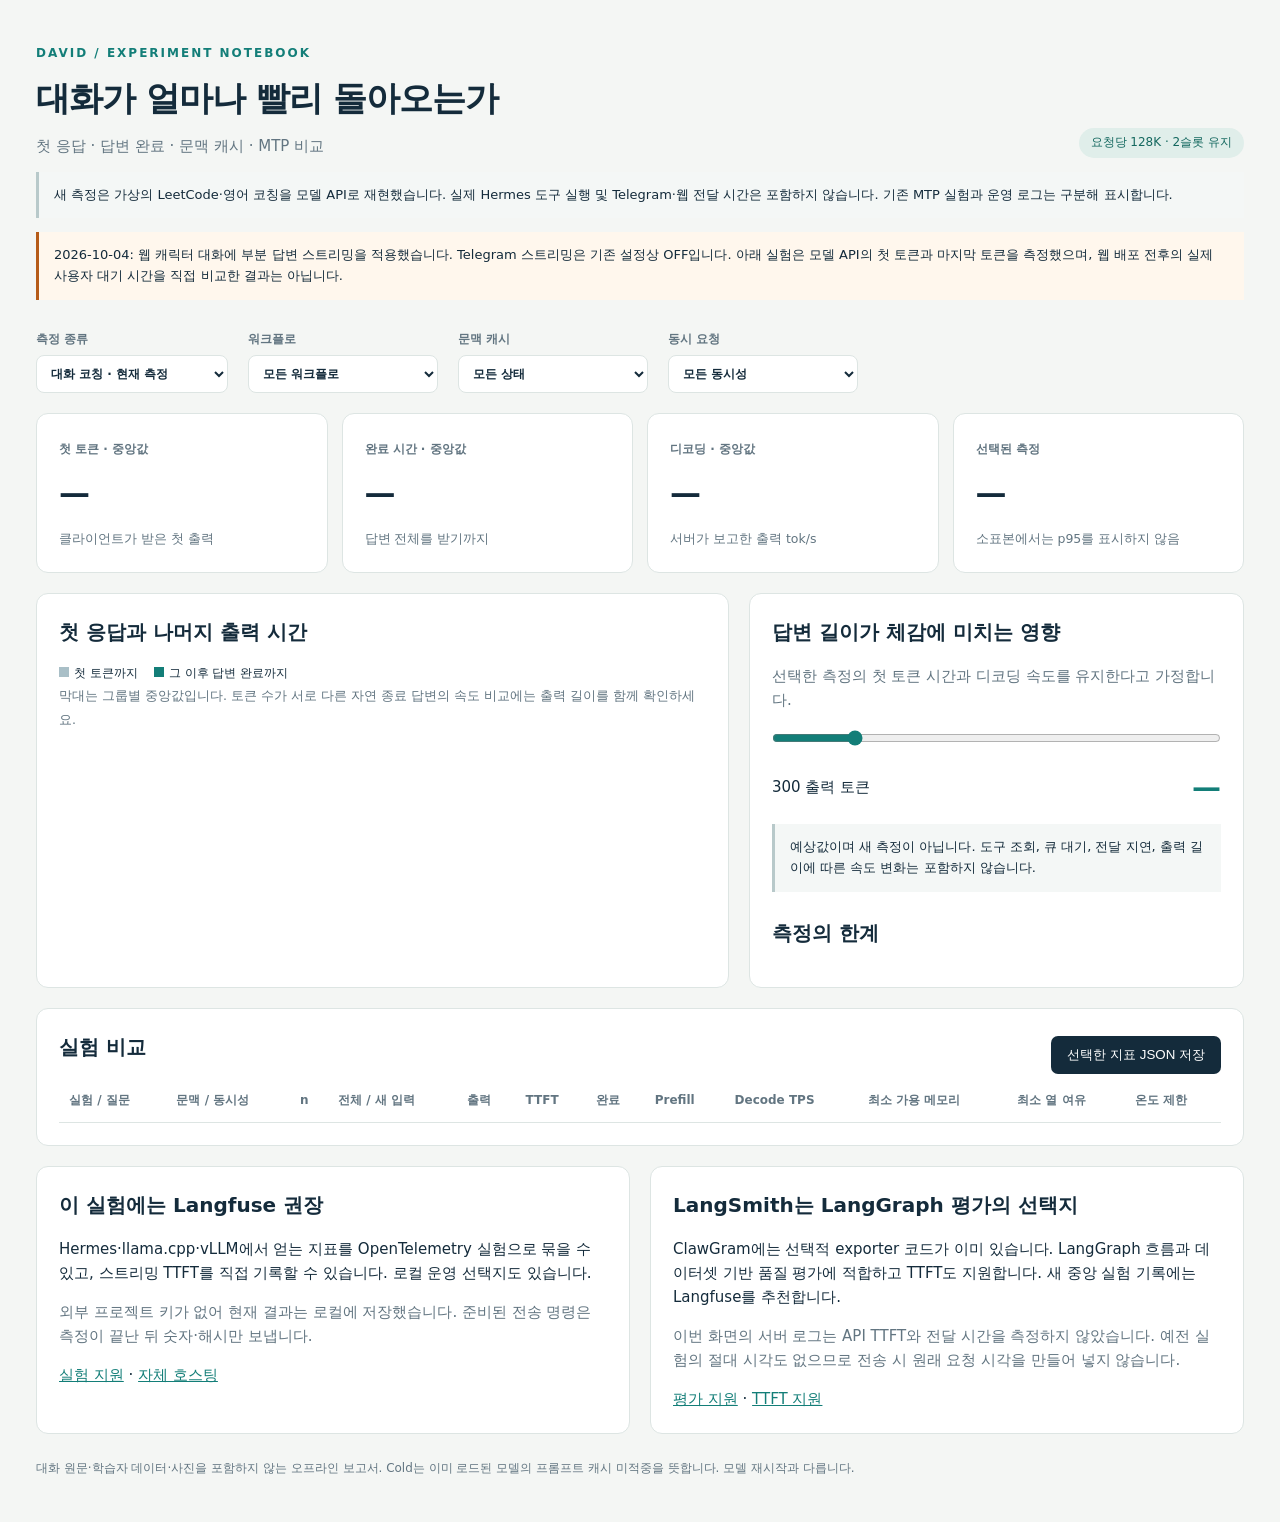
<file: local-model/eval/latency_dashboard.html>
<!doctype html>
<html lang="ko">
<meta charset="utf-8"><meta name="viewport" content="width=device-width,initial-scale=1">
<title>David · 대화 응답 실험</title>
<style>
:root{--ink:#142b3b;--muted:#627581;--paper:#f4f6f4;--line:#dde5e3;--teal:#137e78;--amber:#b55b18}*{box-sizing:border-box}body{margin:0;background:var(--paper);color:var(--ink);font:15px/1.6 system-ui,sans-serif}main{max-width:1440px;margin:auto;padding:44px 36px}header{display:flex;justify-content:space-between;gap:20px;align-items:flex-end}h1{font-size:34px;letter-spacing:-1px;margin:8px 0}h2{font-size:20px;margin:0 0 16px}.eyebrow{font-size:12px;letter-spacing:2px;font-weight:700;color:var(--teal)}.muted,small{color:var(--muted)}.badge{display:inline-block;background:#e0eeea;color:#14685f;padding:5px 12px;border-radius:30px;font-size:12px}.filters{display:flex;gap:20px;flex-wrap:wrap;margin:30px 0 20px}label{font-size:12px;font-weight:650;color:var(--muted)}select{display:block;min-width:190px;border:1px solid var(--line);border-radius:8px;background:white;color:var(--ink);padding:10px;margin-top:6px;font:inherit}.cards{display:grid;grid-template-columns:repeat(4,1fr);gap:14px}.card,.panel{background:white;border:1px solid var(--line);border-radius:12px;padding:22px}.number{font-size:31px;font-weight:650;margin:8px 0}.panels{display:grid;grid-template-columns:1.4fr 1fr;gap:20px;margin:20px 0}.panel{overflow:auto}.bar-row{margin:18px 0}.bar-label{display:flex;justify-content:space-between;gap:15px;font-size:13px}.bar{height:22px;display:flex;border-radius:5px;overflow:hidden;background:#edf2f1;margin:7px 0}.ttft{background:#a9bfc7}.decode{background:var(--teal)}.legend{display:flex;gap:16px;font-size:12px}.dot{display:inline-block;width:10px;height:10px;margin-right:5px;background:var(--teal)}.dot.gray{background:#a9bfc7}.note{padding:13px 15px;border-left:3px solid #b8c9ca;background:#f4f7f6;font-size:13px;margin:14px 0}.warning{border-color:var(--amber);background:#fff7ed}.est{font-size:29px;font-weight:650;color:var(--teal)}input[type=range]{width:100%;accent-color:var(--teal);margin:18px 0}.table-wrap{overflow:auto}table{width:100%;border-collapse:collapse;font-size:12px;text-align:left}th{font-weight:650;color:var(--muted);white-space:nowrap}td,th{padding:12px 10px;border-bottom:1px solid var(--line);vertical-align:top}tbody tr:hover{background:#f5f9f8}button{background:var(--ink);color:white;border:0;border-radius:7px;padding:10px 16px;cursor:pointer}.row{display:flex;align-items:center;justify-content:space-between;gap:10px}.pill{font-size:11px;color:var(--muted);white-space:nowrap}.limits{font-size:13px;color:var(--muted)}a{color:var(--teal)}footer{font-size:12px;color:var(--muted);margin-top:25px}.comparison{display:grid;grid-template-columns:1fr 1fr;gap:20px}.chart-sub{font-size:11px;color:var(--muted)}@media(max-width:850px){main{padding:24px 16px}header,.panels{display:block}.cards{grid-template-columns:1fr 1fr}.panels .panel{margin:15px 0}.comparison{grid-template-columns:1fr}select{min-width:160px}h1{font-size:28px}}
</style>
<main>
<header><div><div class="eyebrow">DAVID / EXPERIMENT NOTEBOOK</div><h1>대화가 얼마나 빨리 돌아오는가</h1><div class="muted">첫 응답 · 답변 완료 · 문맥 캐시 · MTP 비교</div></div><div><span class="badge">요청당 128K · 2슬롯 유지</span><div class="muted" id="stamp"></div></div></header>
<div class="note">새 측정은 가상의 LeetCode·영어 코칭을 모델 API로 재현했습니다. 실제 Hermes 도구 실행 및 Telegram·웹 전달 시간은 포함하지 않습니다. 기존 MTP 실험과 운영 로그는 구분해 표시합니다.</div>
<div class="note warning">2026-10-04: 웹 캐릭터 대화에 부분 답변 스트리밍을 적용했습니다. Telegram 스트리밍은 기존 설정상 OFF입니다. 아래 실험은 모델 API의 첫 토큰과 마지막 토큰을 측정했으며, 웹 배포 전후의 실제 사용자 대기 시간을 직접 비교한 결과는 아닙니다.</div>
<div class="filters"><label>측정 종류<select id="source"><option value="synthetic_coaching_api">대화 코칭 · 현재 측정</option><option value="mtp_matched_historical">MTP ON/OFF · 기존 실험</option><option value="production_server_log">운영 서버 로그</option><option value="all">모두 보기</option></select></label><label>워크플로<select id="workflow"><option value="all">모든 워크플로</option><option value="coding">LeetCode 코칭</option><option value="english">영어 코칭</option></select></label><label>문맥 캐시<select id="phase"><option value="all">모든 상태</option><option value="cold">첫 질문 · 캐시 미적중</option><option value="warm_followup">후속 질문 · 캐시 재사용</option><option value="uncached">기존 실험 · 캐시 미적중</option><option value="cached">운영 로그 · 캐시 재사용</option></select></label><label>동시 요청<select id="concurrency"><option value="all">모든 동시성</option><option value="1">단일 요청</option><option value="2">동시 2개</option></select></label></div>
<div class="cards"><div class="card"><label>첫 토큰 · 중앙값</label><div class="number" id="ttft">—</div><small>클라이언트가 받은 첫 출력</small></div><div class="card"><label>완료 시간 · 중앙값</label><div class="number" id="wall">—</div><small>답변 전체를 받기까지</small></div><div class="card"><label>디코딩 · 중앙값</label><div class="number" id="tps">—</div><small>서버가 보고한 출력 tok/s</small></div><div class="card"><label>선택된 측정</label><div class="number" id="count">—</div><small id="tail">소표본에서는 p95를 표시하지 않음</small></div></div>
<div class="panels"><section class="panel"><h2>첫 응답과 나머지 출력 시간</h2><div class="legend"><span><i class="dot gray"></i>첫 토큰까지</span><span><i class="dot"></i>그 이후 답변 완료까지</span></div><div id="bars"></div><small>막대는 그룹별 중앙값입니다. 토큰 수가 서로 다른 자연 종료 답변의 속도 비교에는 출력 길이를 함께 확인하세요.</small></section><section class="panel"><h2>답변 길이가 체감에 미치는 영향</h2><div class="muted">선택한 측정의 첫 토큰 시간과 디코딩 속도를 유지한다고 가정합니다.</div><input id="length" type="range" min="50" max="1500" step="50" value="300"><div class="row"><span id="length-label">300 출력 토큰</span><span class="est" id="estimate">—</span></div><div class="note">예상값이며 새 측정이 아닙니다. 도구 조회, 큐 대기, 전달 지연, 출력 길이에 따른 속도 변화는 포함하지 않습니다.</div><h2 style="margin-top:25px">측정의 한계</h2><div id="limits" class="limits"></div></section></div>
<section class="panel"><div class="row"><h2>실험 비교</h2><button id="download">선택한 지표 JSON 저장</button></div><div class="table-wrap"><table><thead><tr><th>실험 / 질문</th><th>문맥 / 동시성</th><th>n</th><th>전체 / 새 입력</th><th>출력</th><th>TTFT</th><th>완료</th><th>Prefill</th><th>Decode TPS</th><th>최소 가용 메모리</th><th>최소 열 여유</th><th>온도 제한</th></tr></thead><tbody id="rows"></tbody></table></div></section>
<div class="comparison" style="margin-top:20px"><section class="panel"><h2>이 실험에는 Langfuse 권장</h2><p>Hermes·llama.cpp·vLLM에서 얻는 지표를 OpenTelemetry 실험으로 묶을 수 있고, 스트리밍 TTFT를 직접 기록할 수 있습니다. 로컬 운영 선택지도 있습니다.</p><p class="muted">외부 프로젝트 키가 없어 현재 결과는 로컬에 저장했습니다. 준비된 전송 명령은 측정이 끝난 뒤 숫자·해시만 보냅니다.</p><a href="https://langfuse.com/docs/evaluation/experiments/experiments-via-opentelemetry">실험 지원</a> · <a href="https://langfuse.com/self-hosting">자체 호스팅</a></section><section class="panel"><h2>LangSmith는 LangGraph 평가의 선택지</h2><p>ClawGram에는 선택적 exporter 코드가 이미 있습니다. LangGraph 흐름과 데이터셋 기반 품질 평가에 적합하고 TTFT도 지원합니다. 새 중앙 실험 기록에는 Langfuse를 추천합니다.</p><p class="muted">이번 화면의 서버 로그는 API TTFT와 전달 시간을 측정하지 않았습니다. 예전 실험의 절대 시각도 없으므로 전송 시 원래 요청 시각을 만들어 넣지 않습니다.</p><a href="https://docs.langchain.com/langsmith/evaluation-types">평가 지원</a> · <a href="https://docs.langchain.com/langsmith/log-llm-trace#time-to-first-token">TTFT 지원</a></section></div>
<footer>대화 원문·학습자 데이터·사진을 포함하지 않는 오프라인 보고서. Cold는 이미 로드된 모델의 프롬프트 캐시 미적중을 뜻합니다. 모델 재시작과 다릅니다.</footer>
</main>
<script>
const runs=__EXPERIMENT_DATA__;
const $=id=>document.getElementById(id), fmt=(x,n=2)=>typeof x==='number'&&Number.isFinite(x)?x.toFixed(n):'—';
const median=xs=>{const a=xs.filter(x=>typeof x==='number'&&Number.isFinite(x)).sort((a,b)=>a-b);return a.length?(a[Math.floor(a.length/2)]+a[Math.ceil(a.length/2)-1])/2:null};
const med=(rows,key)=>median(rows.map(r=>r.metrics[key]));
const names={coding_hint:'Binary Search · 짧은 힌트',coding_explanation:'스택 문제 · 긴 설명',english_correction:'과거시제 · 짧은 교정',english_drill:'취약 문법 · 연습 문제',production_model_call:'운영 요청',single_4k_greedy:'4K / 256 · greedy',pair_4k_greedy:'4K / 256 · 동시 2개',single_4k_sampled:'4K / 256 · sampled',single_16k_greedy:'16K / 128 · greedy'};
const phases={cold:'첫 질문',warm_followup:'후속 질문',uncached:'미적중',cached:'캐시 재사용'};
function selected(){return runs.flatMap(run=>run.records.map(row=>({...row,run}))).filter(r=>($('source').value==='all'||r.run.source===$('source').value)&&($('workflow').value==='all'||r.workflow===$('workflow').value)&&($('phase').value==='all'||r.phase===$('phase').value)&&($('concurrency').value==='all'||String(r.concurrency)===$('concurrency').value))}
function groups(rows){const m=new Map();rows.forEach(r=>{const k=[r.run.run_id,r.case,r.phase,r.concurrency].join('|');if(!m.has(k))m.set(k,[]);m.get(k).push(r)});return [...m.values()]}
function el(tag,text,cls){const x=document.createElement(tag);if(text!==undefined)x.textContent=text;if(cls)x.className=cls;return x}
function estimate(rows){const t=med(rows,'ttft_s'), rate=med(rows,'decode_tps'), n=Number($('length').value);$('length-label').textContent=n+' 출력 토큰';$('estimate').textContent=t!==null&&rate>0?fmt(t+(n-1)/rate)+'초':'—'}
function refresh(){const rows=selected(),g=groups(rows),ttft=med(rows,'ttft_s'),wall=med(rows,'wall_s');$('ttft').textContent=ttft===null?'—':fmt(ttft)+'초';$('wall').textContent=wall===null?'—':fmt(wall)+'초';$('tps').textContent=fmt(med(rows,'decode_tps'),1);$('count').textContent=rows.length;$('tail').textContent='그룹별 n 확인 · 소표본 p95 미표시';$('bars').replaceChildren();$('rows').replaceChildren();const chart=g.filter(a=>med(a,'ttft_s')!==null&&med(a,'wall_s')!==null),max=Math.max(1,...chart.map(a=>med(a,'wall_s')));
for(const a of chart){const r=a[0],w=med(a,'wall_s'),t=med(a,'ttft_s'),box=el('div',undefined,'bar-row'),label=el('div',undefined,'bar-label');label.append(el('span',(names[r.case]||r.case)+' · '+(phases[r.phase]||r.phase)),el('span',fmt(t)+' / '+fmt(w)+'초'));const bar=el('div',undefined,'bar'),pre=el('span',undefined,'ttft'),dec=el('span',undefined,'decode');pre.style.width=(100*t/max)+'%';dec.style.width=(100*Math.max(0,w-t)/max)+'%';bar.append(pre,dec);box.append(label,bar,el('div',r.run.label+' · '+r.concurrency+'개 · n='+a.length,'chart-sub'));$('bars').append(box)}if(!chart.length)$('bars').append(el('p','클라이언트 TTFT·완료 시간은 이 기록에 없습니다. 운영 로그의 prefill은 TTFT와 구분합니다.','muted'));
for(const a of g){const r=a[0],tr=el('tr'),cell=el('td');cell.append(el('div',names[r.case]||r.case),el('small',r.run.label));tr.append(cell);const minimum=k=>{const v=a.map(x=>x.telemetry?.[k]).filter(x=>typeof x==='number');return v.length?Math.min(...v):null};const thermal=a.some(x=>x.telemetry?.hw_thermal_observed||x.telemetry?.sw_thermal_observed),observed=a.some(x=>typeof x.telemetry?.hw_thermal_observed==='boolean');for(const text of [(phases[r.phase]||r.phase)+' / '+(r.concurrency??'?'),a.length,fmt(med(a,'full_input_tokens'),0)+' / '+fmt(med(a,'processed_input_tokens'),0),fmt(med(a,'output_tokens'),0),fmt(med(a,'ttft_s')),fmt(med(a,'wall_s')),fmt(med(a,'prefill_s')),fmt(med(a,'decode_tps'),1),fmt(minimum('min_available_gib'),1)+' GiB',fmt(minimum('min_gpu_margin_c'),0)+' °C',observed?(thermal?'관찰됨':'없음'):'미측정'])tr.append(el('td',text));$('rows').append(tr)}
const limits=new Set(rows.flatMap(r=>r.run.limitations||[]));if(rows.some(r=>r.run.source==='synthetic_coaching_api')){limits.add('실제 코치의 원문·도구 목록을 재현한 측정이 아닌 합성 문맥입니다.');limits.add('형식 검사만 실시했습니다. 교육 내용의 정확성·자연스러움은 별도 평가가 필요합니다.');limits.add('각 조건 3회 수준이며 완전히 채운 두 128K 요청은 미검증입니다.')}if(rows.some(r=>r.telemetry?.hw_thermal_observed||r.telemetry?.sw_thermal_observed))limits.add('온도에 의한 속도 제한이 관찰된 측정이 포함됩니다.');if(rows.some(r=>r.quality?.output_limit_reached))limits.add('출력 상한에 도달한 답변이 있습니다. 완료 시간을 자연 종료 답변처럼 해석하지 마세요.');$('limits').replaceChildren(...[...limits].map(s=>el('div','• '+s)));estimate(rows)}
for(const id of ['source','workflow','phase','concurrency'])$(id).addEventListener('change',refresh);$('length').addEventListener('input',()=>estimate(selected()));$('download').addEventListener('click',()=>{const clean=selected().map(({run,...row})=>({experiment:run.label,source:run.source,...row})),url=URL.createObjectURL(new Blob([JSON.stringify(clean,null,2)],{type:'application/json'})),a=el('a');a.href=url;a.download='latency-metrics.json';a.click();setTimeout(()=>URL.revokeObjectURL(url),1000)});$('stamp').textContent=runs.length+'개 실험 · '+runs.reduce((n,r)=>n+r.records.length,0)+'개 기록';refresh();
</script>
</html>
</file>
